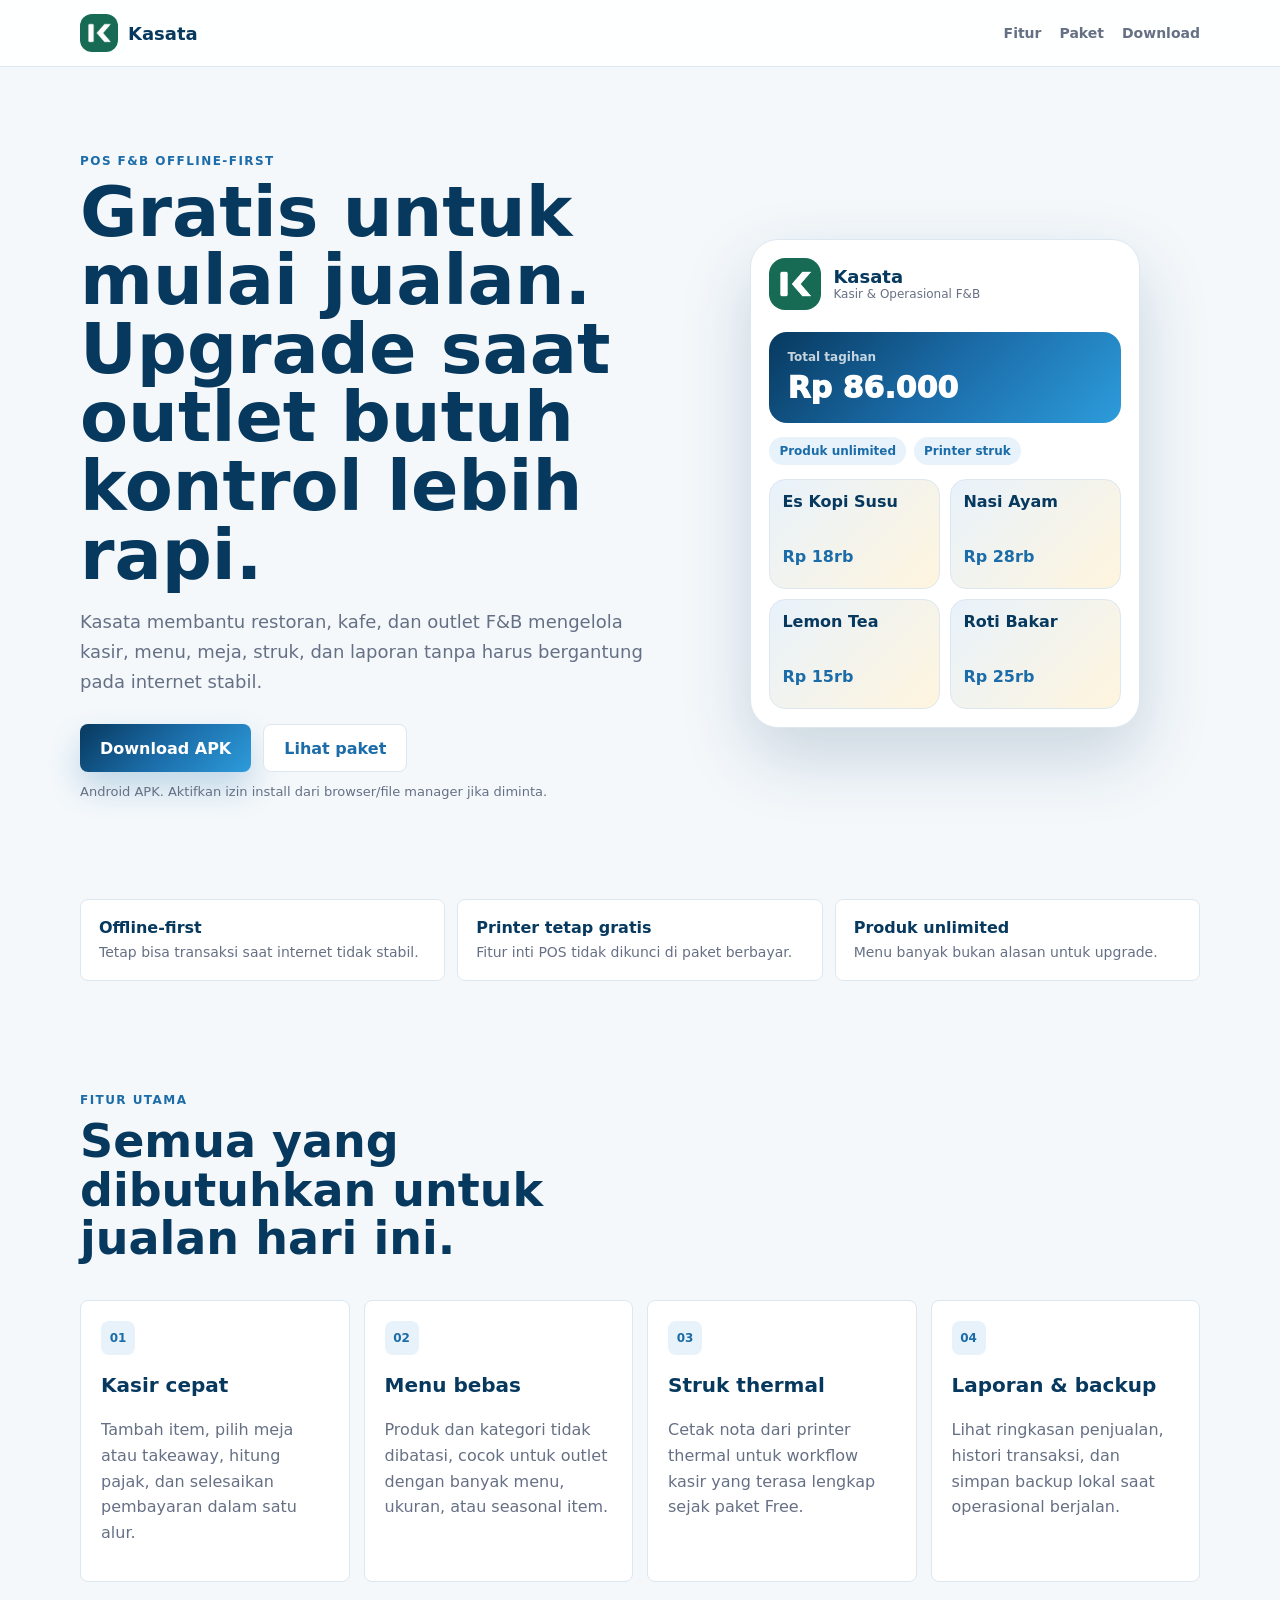
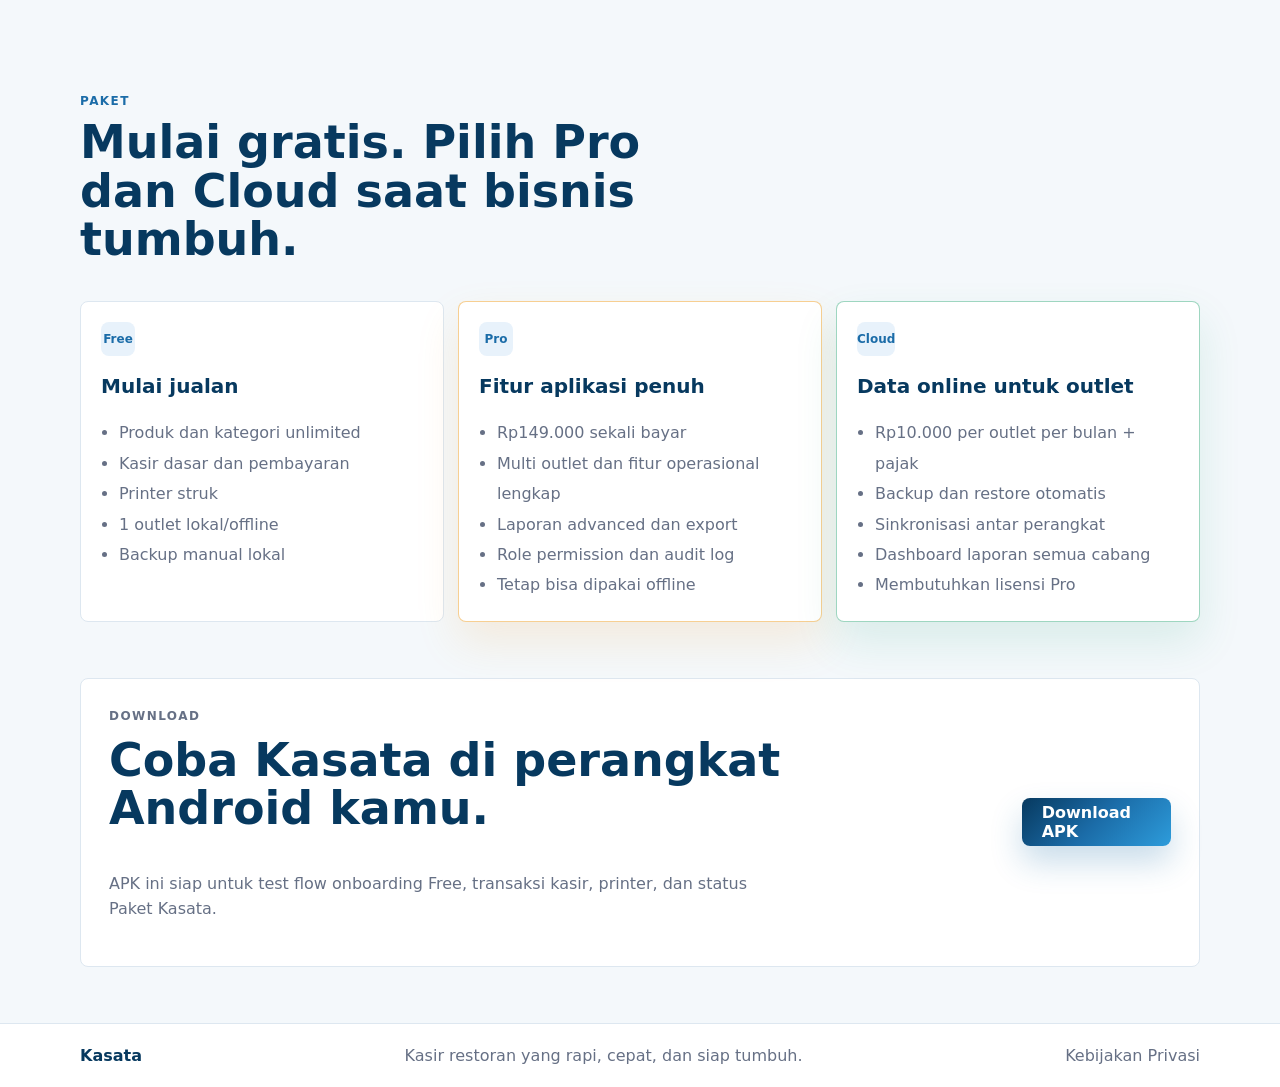
<file: site/index.html>
<!doctype html>
<html lang="id">
  <head>
    <meta charset="utf-8" />
    <meta name="viewport" content="width=device-width, initial-scale=1" />
    <meta
      name="description"
      content="Kasata adalah aplikasi kasir dan operasional F&B offline-first untuk restoran, kafe, dan outlet kecil-menengah."
    />
    <meta name="theme-color" content="#356B66" />
    <title>Kasata - POS F&B Offline-First</title>
    <link rel="icon" href="assets/sajia_app_icon.png" />
    <link rel="apple-touch-icon" href="assets/sajia_app_icon.png" />
    <link rel="stylesheet" href="styles.css" />
  </head>
  <body>
    <header class="nav">
      <a class="brand" href="#top" aria-label="Kasata">
        <img src="assets/sajia_app_icon.png" alt="Logo Kasata" />
        <span>Kasata</span>
      </a>
      <nav aria-label="Navigasi utama">
        <a href="#fitur">Fitur</a>
        <a href="#paket">Paket</a>
        <a href="#download">Download</a>
      </nav>
    </header>

    <main id="top">
      <section class="hero">
        <div class="hero-copy">
          <p class="eyebrow">POS F&B offline-first</p>
          <h1>Gratis untuk mulai jualan. Upgrade saat outlet butuh kontrol lebih rapi.</h1>
          <p class="lead">
            Kasata membantu restoran, kafe, dan outlet F&B mengelola kasir, menu,
            meja, struk, dan laporan tanpa harus bergantung pada internet stabil.
          </p>
          <div class="actions" id="download">
            <a
              class="button primary"
              href="https://github.com/aijou7/Sajia/releases/latest/download/Sajia-latest-arm64.apk"
              download
            >
              Download APK
            </a>
            <a class="button secondary" href="#paket">Lihat paket</a>
          </div>
          <p class="note">
            Android APK. Aktifkan izin install dari browser/file manager jika diminta.
          </p>
        </div>

        <div class="phone-wrap" aria-label="Preview aplikasi Kasata">
          <div class="phone">
            <div class="phone-top">
              <img src="assets/sajia_app_icon.png" alt="" />
              <div>
                <strong>Kasata</strong>
                <span>Kasir & Operasional F&B</span>
              </div>
            </div>
            <div class="total-card">
              <span>Total tagihan</span>
              <strong>Rp 86.000</strong>
            </div>
            <div class="chips">
              <span>Produk unlimited</span>
              <span>Printer struk</span>
            </div>
            <div class="menu-grid">
              <div>
                <span>Es Kopi Susu</span>
                <strong>Rp 18rb</strong>
              </div>
              <div>
                <span>Nasi Ayam</span>
                <strong>Rp 28rb</strong>
              </div>
              <div>
                <span>Lemon Tea</span>
                <strong>Rp 15rb</strong>
              </div>
              <div>
                <span>Roti Bakar</span>
                <strong>Rp 25rb</strong>
              </div>
            </div>
          </div>
        </div>
      </section>

      <section class="strip" aria-label="Keunggulan Kasata">
        <div>
          <strong>Offline-first</strong>
          <span>Tetap bisa transaksi saat internet tidak stabil.</span>
        </div>
        <div>
          <strong>Printer tetap gratis</strong>
          <span>Fitur inti POS tidak dikunci di paket berbayar.</span>
        </div>
        <div>
          <strong>Produk unlimited</strong>
          <span>Menu banyak bukan alasan untuk upgrade.</span>
        </div>
      </section>

      <section class="section" id="fitur">
        <div class="section-head">
          <p class="eyebrow">Fitur utama</p>
          <h2>Semua yang dibutuhkan untuk jualan hari ini.</h2>
        </div>
        <div class="features">
          <article>
            <span class="icon">01</span>
            <h3>Kasir cepat</h3>
            <p>Tambah item, pilih meja atau takeaway, hitung pajak, dan selesaikan pembayaran dalam satu alur.</p>
          </article>
          <article>
            <span class="icon">02</span>
            <h3>Menu bebas</h3>
            <p>Produk dan kategori tidak dibatasi, cocok untuk outlet dengan banyak menu, ukuran, atau seasonal item.</p>
          </article>
          <article>
            <span class="icon">03</span>
            <h3>Struk thermal</h3>
            <p>Cetak nota dari printer thermal untuk workflow kasir yang terasa lengkap sejak paket Free.</p>
          </article>
          <article>
            <span class="icon">04</span>
            <h3>Laporan & backup</h3>
            <p>Lihat ringkasan penjualan, histori transaksi, dan simpan backup lokal saat operasional berjalan.</p>
          </article>
        </div>
      </section>

      <section class="section packages" id="paket">
        <div class="section-head">
          <p class="eyebrow">Paket</p>
          <h2>Mulai gratis. Pilih Pro dan Cloud saat bisnis tumbuh.</h2>
        </div>
        <div class="plans plans-three">
          <article class="plan">
            <p class="tag">Free</p>
            <h3>Mulai jualan</h3>
            <ul>
              <li>Produk dan kategori unlimited</li>
              <li>Kasir dasar dan pembayaran</li>
              <li>Printer struk</li>
              <li>1 outlet lokal/offline</li>
              <li>Backup manual lokal</li>
            </ul>
          </article>
          <article class="plan pro">
            <p class="tag">Pro</p>
            <h3>Fitur aplikasi penuh</h3>
            <ul>
              <li>Rp149.000 sekali bayar</li>
              <li>Multi outlet dan fitur operasional lengkap</li>
              <li>Laporan advanced dan export</li>
              <li>Role permission dan audit log</li>
              <li>Tetap bisa dipakai offline</li>
            </ul>
          </article>
          <article class="plan cloud">
            <p class="tag">Cloud</p>
            <h3>Data online untuk outlet</h3>
            <ul>
              <li>Rp10.000 per outlet per bulan + pajak</li>
              <li>Backup dan restore otomatis</li>
              <li>Sinkronisasi antar perangkat</li>
              <li>Dashboard laporan semua cabang</li>
              <li>Membutuhkan lisensi Pro</li>
            </ul>
          </article>
        </div>
      </section>

      <section class="download-card">
        <div>
          <p class="eyebrow">Download</p>
          <h2>Coba Kasata di perangkat Android kamu.</h2>
          <p>
            APK ini siap untuk test flow onboarding Free, transaksi kasir,
            printer, dan status Paket Kasata.
          </p>
        </div>
        <a
          class="button primary"
          href="https://github.com/aijou7/Sajia/releases/latest/download/Sajia-latest-arm64.apk"
          download
        >Download APK</a>
      </section>
    </main>

    <footer>
      <span>Kasata</span>
      <span>Kasir restoran yang rapi, cepat, dan siap tumbuh.</span>
      <a href="privacy-policy.html">Kebijakan Privasi</a>
    </footer>
  </body>
</html>
</file>
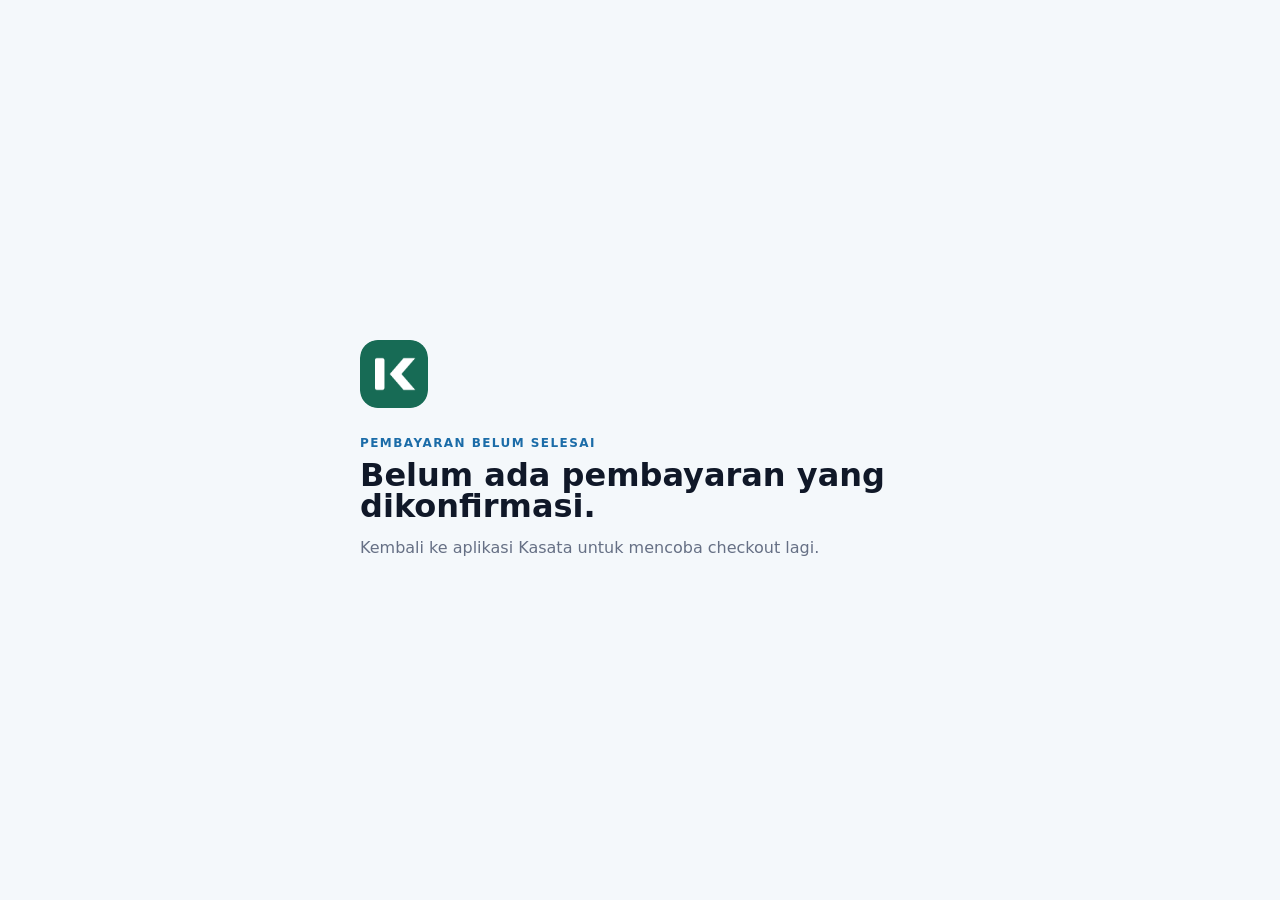
<file: site/payment/failed/index.html>
<!doctype html>
<html lang="id">
  <head>
    <meta charset="utf-8" />
    <meta name="viewport" content="width=device-width, initial-scale=1" />
    <meta name="theme-color" content="#1B6CA8" />
    <title>Pembayaran Belum Selesai - Kasata</title>
    <link rel="icon" href="../../assets/sajia_app_icon.png" />
    <link rel="stylesheet" href="../../styles.css" />
  </head>
  <body>
    <main class="payment-state">
      <img src="../../assets/sajia_app_icon.png" alt="Logo Kasata" />
      <p class="eyebrow">Pembayaran belum selesai</p>
      <h1>Belum ada pembayaran yang dikonfirmasi.</h1>
      <p>Kembali ke aplikasi Kasata untuk mencoba checkout lagi.</p>
    </main>
  </body>
</html>
</file>
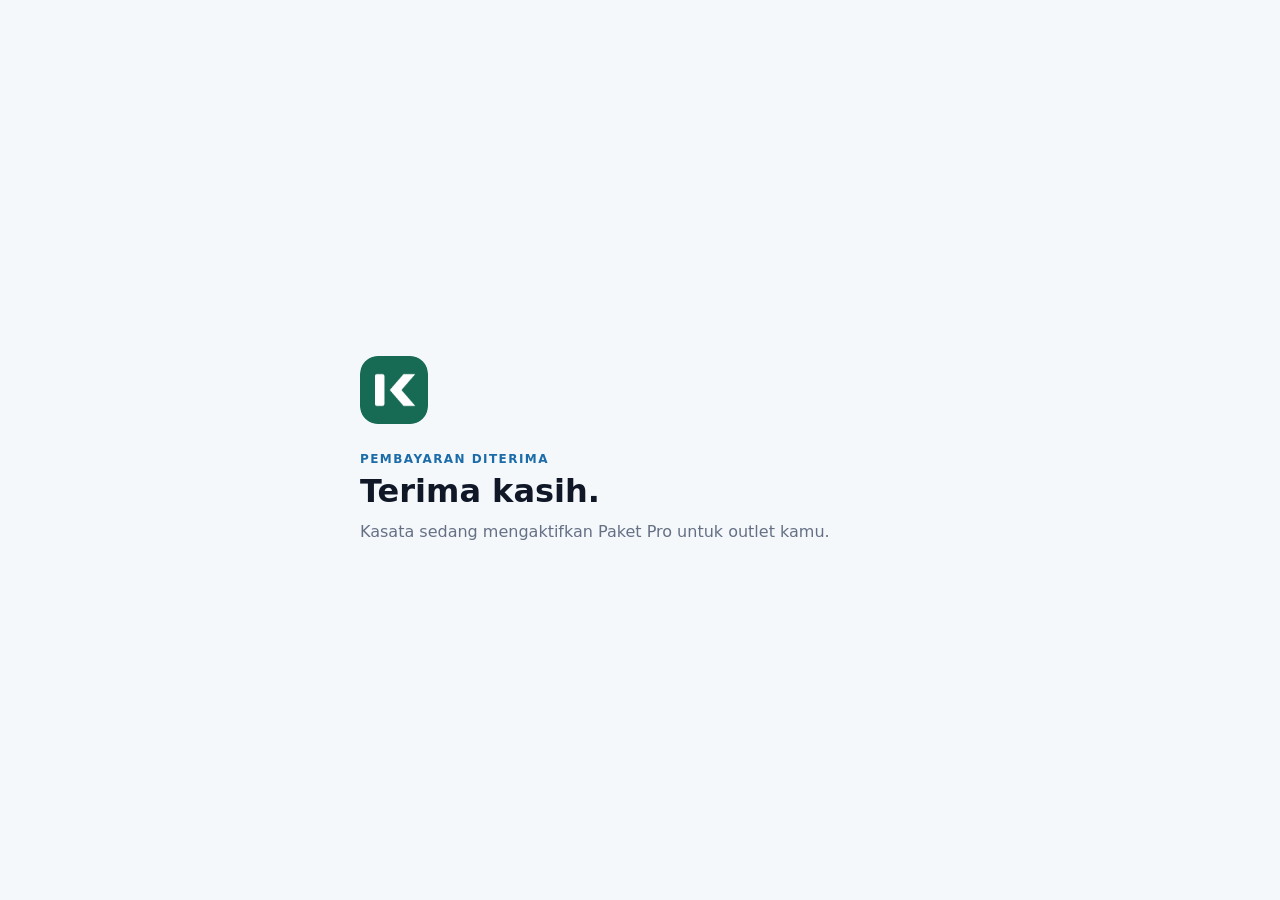
<file: site/payment/success/index.html>
<!doctype html>
<html lang="id">
  <head>
    <meta charset="utf-8" />
    <meta name="viewport" content="width=device-width, initial-scale=1" />
    <meta name="theme-color" content="#1B6CA8" />
    <title>Pembayaran Berhasil - Kasata</title>
    <link rel="icon" href="../../assets/sajia_app_icon.png" />
    <link rel="stylesheet" href="../../styles.css" />
  </head>
  <body>
    <main class="payment-state">
      <img src="../../assets/sajia_app_icon.png" alt="Logo Kasata" />
      <p class="eyebrow">Pembayaran diterima</p>
      <h1>Terima kasih.</h1>
      <p>Kasata sedang mengaktifkan Paket Pro untuk outlet kamu.</p>
    </main>
  </body>
</html>
</file>
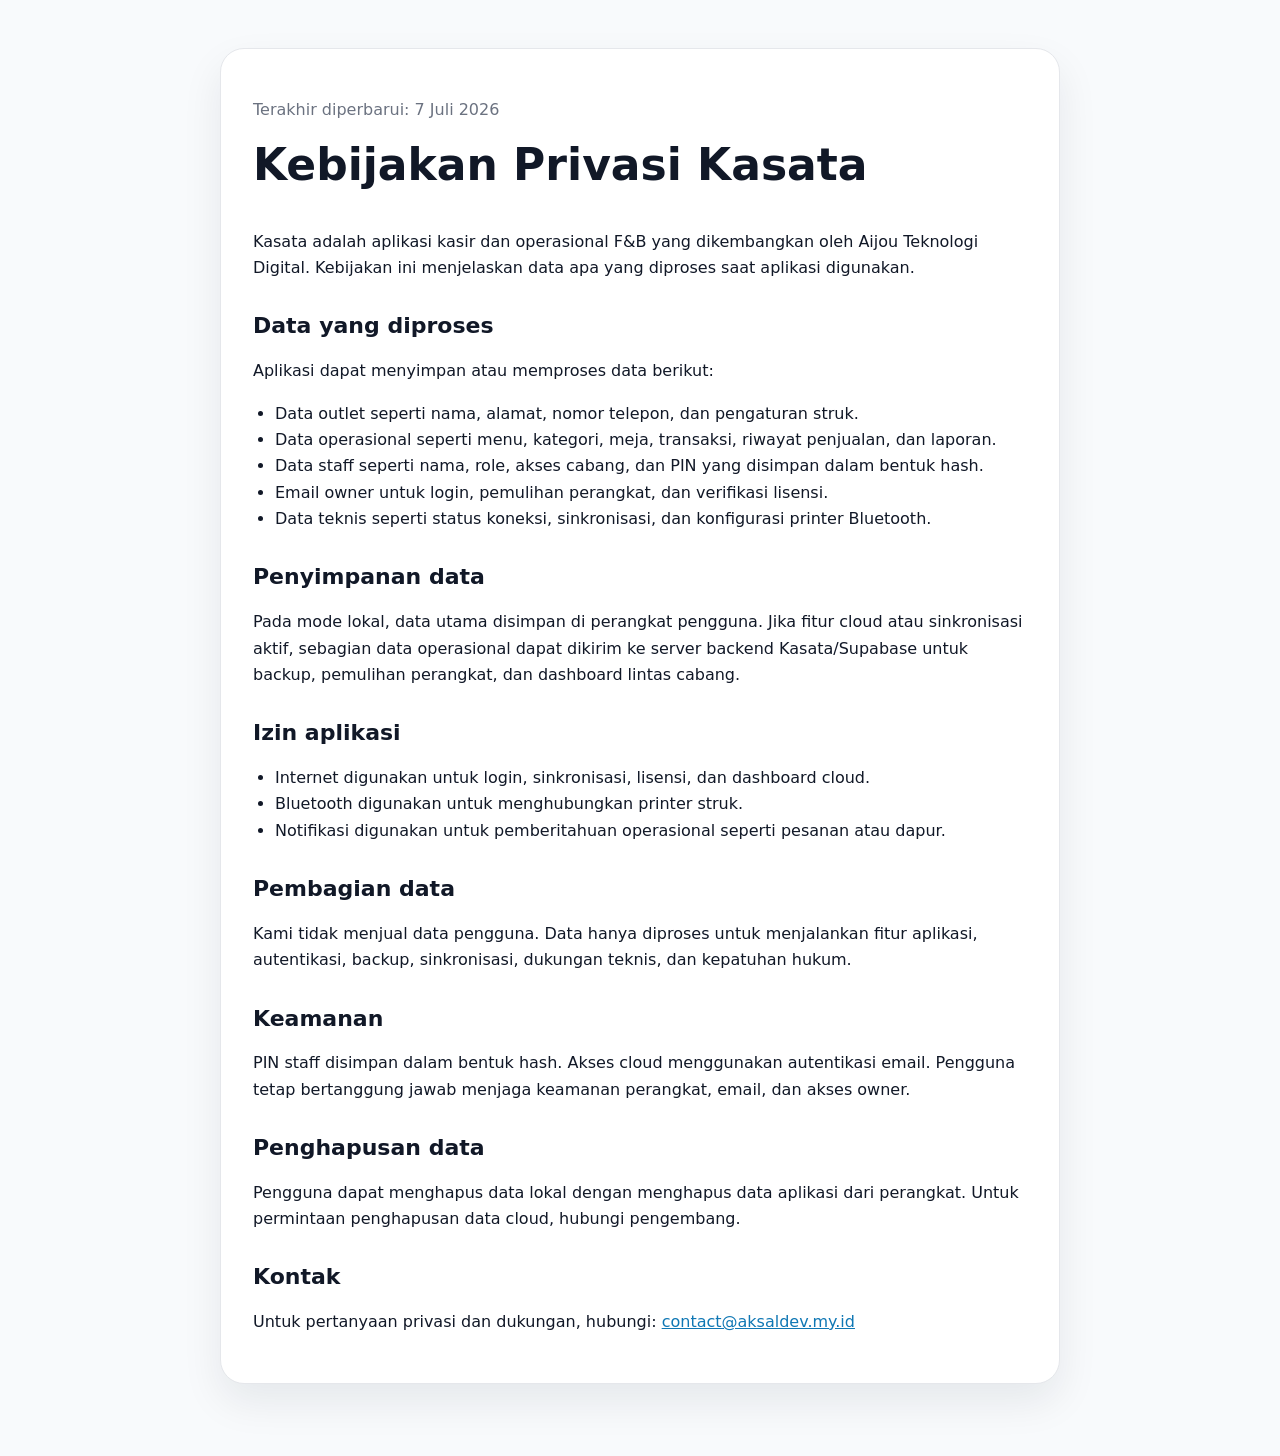
<file: site/privacy-policy.html>
<!doctype html>
<html lang="id">
  <head>
    <meta charset="utf-8" />
    <meta name="viewport" content="width=device-width, initial-scale=1" />
    <title>Kebijakan Privasi Kasata</title>
    <style>
      body {
        font-family: Inter, system-ui, -apple-system, BlinkMacSystemFont, "Segoe UI", sans-serif;
        line-height: 1.65;
        color: #111827;
        background: #f8fafc;
        margin: 0;
      }
      main {
        max-width: 840px;
        margin: 0 auto;
        padding: 48px 20px 72px;
      }
      article {
        background: #fff;
        border: 1px solid #e5e7eb;
        border-radius: 24px;
        padding: 32px;
        box-shadow: 0 18px 40px rgba(15, 23, 42, 0.08);
      }
      h1, h2 { line-height: 1.2; }
      h1 { margin-top: 0; font-size: clamp(30px, 5vw, 44px); }
      h2 { margin-top: 32px; font-size: 22px; }
      a { color: #0f77b4; }
      .muted { color: #6b7280; }
      ul { padding-left: 22px; }
    </style>
  </head>
  <body>
    <main>
      <article>
        <p class="muted">Terakhir diperbarui: 7 Juli 2026</p>
        <h1>Kebijakan Privasi Kasata</h1>
        <p>
          Kasata adalah aplikasi kasir dan operasional F&amp;B yang dikembangkan oleh
          Aijou Teknologi Digital. Kebijakan ini menjelaskan data apa yang diproses
          saat aplikasi digunakan.
        </p>

        <h2>Data yang diproses</h2>
        <p>Aplikasi dapat menyimpan atau memproses data berikut:</p>
        <ul>
          <li>Data outlet seperti nama, alamat, nomor telepon, dan pengaturan struk.</li>
          <li>Data operasional seperti menu, kategori, meja, transaksi, riwayat penjualan, dan laporan.</li>
          <li>Data staff seperti nama, role, akses cabang, dan PIN yang disimpan dalam bentuk hash.</li>
          <li>Email owner untuk login, pemulihan perangkat, dan verifikasi lisensi.</li>
          <li>Data teknis seperti status koneksi, sinkronisasi, dan konfigurasi printer Bluetooth.</li>
        </ul>

        <h2>Penyimpanan data</h2>
        <p>
          Pada mode lokal, data utama disimpan di perangkat pengguna. Jika fitur cloud
          atau sinkronisasi aktif, sebagian data operasional dapat dikirim ke server
          backend Kasata/Supabase untuk backup, pemulihan perangkat, dan dashboard lintas cabang.
        </p>

        <h2>Izin aplikasi</h2>
        <ul>
          <li>Internet digunakan untuk login, sinkronisasi, lisensi, dan dashboard cloud.</li>
          <li>Bluetooth digunakan untuk menghubungkan printer struk.</li>
          <li>Notifikasi digunakan untuk pemberitahuan operasional seperti pesanan atau dapur.</li>
        </ul>

        <h2>Pembagian data</h2>
        <p>
          Kami tidak menjual data pengguna. Data hanya diproses untuk menjalankan fitur
          aplikasi, autentikasi, backup, sinkronisasi, dukungan teknis, dan kepatuhan hukum.
        </p>

        <h2>Keamanan</h2>
        <p>
          PIN staff disimpan dalam bentuk hash. Akses cloud menggunakan autentikasi email.
          Pengguna tetap bertanggung jawab menjaga keamanan perangkat, email, dan akses owner.
        </p>

        <h2>Penghapusan data</h2>
        <p>
          Pengguna dapat menghapus data lokal dengan menghapus data aplikasi dari perangkat.
          Untuk permintaan penghapusan data cloud, hubungi pengembang.
        </p>

        <h2>Kontak</h2>
        <p>
          Untuk pertanyaan privasi dan dukungan, hubungi:
          <a href="mailto:contact@aksaldev.my.id">contact@aksaldev.my.id</a>
        </p>
      </article>
    </main>
  </body>
</html>
</file>
<file: site/styles.css>
:root {
  --primary: #1b6ca8;
  --primary-dark: #0f4c7a;
  --primary-deep: #07395f;
  --primary-bright: #2d9cdb;
  --primary-light: #e8f2fb;
  --gold: #ef9f27;
  --gold-light: #fff5de;
  --success: #1a9e6a;
  --ink: #101828;
  --muted: #667085;
  --line: #dde7f0;
  --surface: #f4f8fb;
  --white: #ffffff;
}

* {
  box-sizing: border-box;
}

html {
  scroll-behavior: smooth;
}

body {
  margin: 0;
  color: var(--ink);
  background: var(--surface);
  font-family:
    Inter, ui-sans-serif, system-ui, -apple-system, BlinkMacSystemFont, "Segoe UI",
    sans-serif;
}

a {
  color: inherit;
  text-decoration: none;
}

.nav {
  position: sticky;
  top: 0;
  z-index: 10;
  display: flex;
  align-items: center;
  justify-content: space-between;
  gap: 24px;
  padding: 14px max(20px, calc((100vw - 1120px) / 2));
  background: rgba(255, 255, 255, 0.9);
  border-bottom: 1px solid var(--line);
  backdrop-filter: blur(16px);
}

.brand,
.nav nav {
  display: flex;
  align-items: center;
  gap: 10px;
}

.brand img {
  width: 38px;
  height: 38px;
  border-radius: 12px;
}

.brand span {
  color: var(--primary-deep);
  font-size: 18px;
  font-weight: 900;
}

.nav nav {
  gap: 18px;
  color: var(--muted);
  font-size: 14px;
  font-weight: 700;
}

.hero {
  display: grid;
  grid-template-columns: minmax(0, 1.05fr) minmax(320px, 0.95fr);
  align-items: center;
  gap: 48px;
  width: min(1120px, calc(100% - 40px));
  min-height: calc(100vh - 68px);
  margin: 0 auto;
  padding: 56px 0;
}

.eyebrow {
  margin: 0 0 10px;
  color: var(--primary);
  font-size: 12px;
  font-weight: 900;
  letter-spacing: 0.12em;
  text-transform: uppercase;
}

h1,
h2,
h3,
p {
  margin-top: 0;
}

h1 {
  max-width: 660px;
  margin-bottom: 18px;
  color: var(--primary-deep);
  font-size: clamp(38px, 7vw, 70px);
  line-height: 0.98;
  letter-spacing: 0;
}

.lead {
  max-width: 620px;
  color: var(--muted);
  font-size: 18px;
  line-height: 1.65;
}

.actions {
  display: flex;
  flex-wrap: wrap;
  gap: 12px;
  margin-top: 28px;
}

.button {
  display: inline-flex;
  align-items: center;
  justify-content: center;
  min-height: 48px;
  padding: 0 20px;
  border-radius: 8px;
  font-weight: 900;
}

.button.primary {
  color: var(--white);
  background: linear-gradient(135deg, var(--primary-deep), var(--primary), var(--primary-bright));
  box-shadow: 0 16px 32px rgba(27, 108, 168, 0.24);
}

.button.secondary {
  color: var(--primary);
  background: var(--white);
  border: 1px solid var(--line);
}

.note {
  margin-top: 12px;
  color: var(--muted);
  font-size: 13px;
}

.phone-wrap {
  display: flex;
  justify-content: center;
}

.phone {
  width: min(390px, 100%);
  padding: 18px;
  background: var(--white);
  border: 1px solid var(--line);
  border-radius: 28px;
  box-shadow: 0 28px 70px rgba(7, 57, 95, 0.18);
}

.phone-top {
  display: flex;
  align-items: center;
  gap: 12px;
}

.phone-top img {
  width: 52px;
  height: 52px;
  border-radius: 16px;
}

.phone-top strong,
.phone-top span {
  display: block;
}

.phone-top strong {
  color: var(--primary-deep);
  font-size: 18px;
}

.phone-top span {
  color: var(--muted);
  font-size: 12px;
}

.total-card {
  margin: 22px 0 14px;
  padding: 18px;
  color: var(--white);
  background: linear-gradient(135deg, var(--primary-deep), var(--primary), var(--primary-bright));
  border-radius: 18px;
}

.total-card span,
.total-card strong {
  display: block;
}

.total-card span {
  color: rgba(255, 255, 255, 0.76);
  font-size: 12px;
  font-weight: 800;
}

.total-card strong {
  margin-top: 6px;
  font-size: 30px;
  font-weight: 950;
}

.chips {
  display: flex;
  flex-wrap: wrap;
  gap: 8px;
  margin-bottom: 14px;
}

.chips span {
  padding: 7px 10px;
  color: var(--primary);
  background: var(--primary-light);
  border-radius: 999px;
  font-size: 12px;
  font-weight: 800;
}

.menu-grid {
  display: grid;
  grid-template-columns: repeat(2, 1fr);
  gap: 10px;
}

.menu-grid div {
  min-height: 110px;
  padding: 12px;
  background: linear-gradient(135deg, var(--primary-light), var(--gold-light));
  border: 1px solid var(--line);
  border-radius: 16px;
}

.menu-grid span,
.menu-grid strong {
  display: block;
}

.menu-grid span {
  color: var(--primary-deep);
  font-weight: 850;
}

.menu-grid strong {
  margin-top: 36px;
  color: var(--primary);
}

.strip,
.section,
.download-card {
  width: min(1120px, calc(100% - 40px));
  margin: 0 auto;
}

.strip {
  display: grid;
  grid-template-columns: repeat(3, 1fr);
  gap: 12px;
  padding: 0 0 56px;
}

.strip div,
.features article,
.plan,
.download-card {
  background: var(--white);
  border: 1px solid var(--line);
  border-radius: 8px;
}

.strip div {
  padding: 18px;
}

.strip strong,
.strip span {
  display: block;
}

.strip strong {
  color: var(--primary-deep);
}

.strip span {
  margin-top: 5px;
  color: var(--muted);
  font-size: 14px;
  line-height: 1.45;
}

.section {
  padding: 56px 0;
}

.section-head {
  max-width: 620px;
  margin-bottom: 24px;
}

.section h2,
.download-card h2 {
  color: var(--primary-deep);
  font-size: clamp(30px, 4vw, 46px);
  line-height: 1.05;
}

.features,
.plans {
  display: grid;
  grid-template-columns: repeat(4, 1fr);
  gap: 14px;
}

.features article,
.plan {
  padding: 20px;
}

.icon,
.tag {
  display: inline-flex;
  align-items: center;
  justify-content: center;
  height: 34px;
  min-width: 34px;
  margin-bottom: 18px;
  color: var(--primary);
  background: var(--primary-light);
  border-radius: 8px;
  font-size: 12px;
  font-weight: 900;
}

.features h3,
.plan h3 {
  color: var(--primary-deep);
  font-size: 20px;
}

.features p,
.download-card p {
  color: var(--muted);
  line-height: 1.6;
}

.plans {
  grid-template-columns: repeat(2, 1fr);
}

.plans-three {
  grid-template-columns: repeat(3, 1fr);
}

.plan.pro {
  border-color: rgba(239, 159, 39, 0.5);
  box-shadow: 0 20px 44px rgba(239, 159, 39, 0.14);
}

.plan.cloud {
  border-color: rgba(26, 158, 106, 0.42);
  box-shadow: 0 20px 44px rgba(26, 158, 106, 0.12);
}

.plan ul {
  margin: 0;
  padding-left: 18px;
  color: var(--muted);
  line-height: 1.9;
}

.download-card {
  display: flex;
  align-items: center;
  justify-content: space-between;
  gap: 24px;
  margin-bottom: 56px;
  padding: 28px;
}

.download-card p {
  max-width: 650px;
}

footer {
  display: flex;
  justify-content: space-between;
  gap: 18px;
  padding: 22px max(20px, calc((100vw - 1120px) / 2));
  color: var(--muted);
  background: var(--white);
  border-top: 1px solid var(--line);
}

footer span:first-child {
  color: var(--primary-deep);
  font-weight: 900;
}

.payment-state {
  width: min(560px, calc(100% - 40px));
  min-height: 100vh;
  margin: 0 auto;
  display: flex;
  flex-direction: column;
  justify-content: center;
  align-items: flex-start;
}

.payment-state img {
  width: 68px;
  height: 68px;
  border-radius: 18px;
  margin-bottom: 28px;
}

.payment-state h1 {
  margin: 0 0 12px;
  color: var(--ink);
  font-size: 32px;
}

.payment-state p:not(.eyebrow) {
  margin: 0;
  color: var(--muted);
  line-height: 1.6;
}

@media (max-width: 860px) {
  .nav nav {
    display: none;
  }

  .hero,
  .strip,
  .features,
  .plans {
    grid-template-columns: 1fr;
  }

  .hero {
    min-height: auto;
    padding-top: 36px;
  }

  .download-card,
  footer {
    align-items: flex-start;
    flex-direction: column;
  }

  .button {
    width: 100%;
  }
}
</file>
